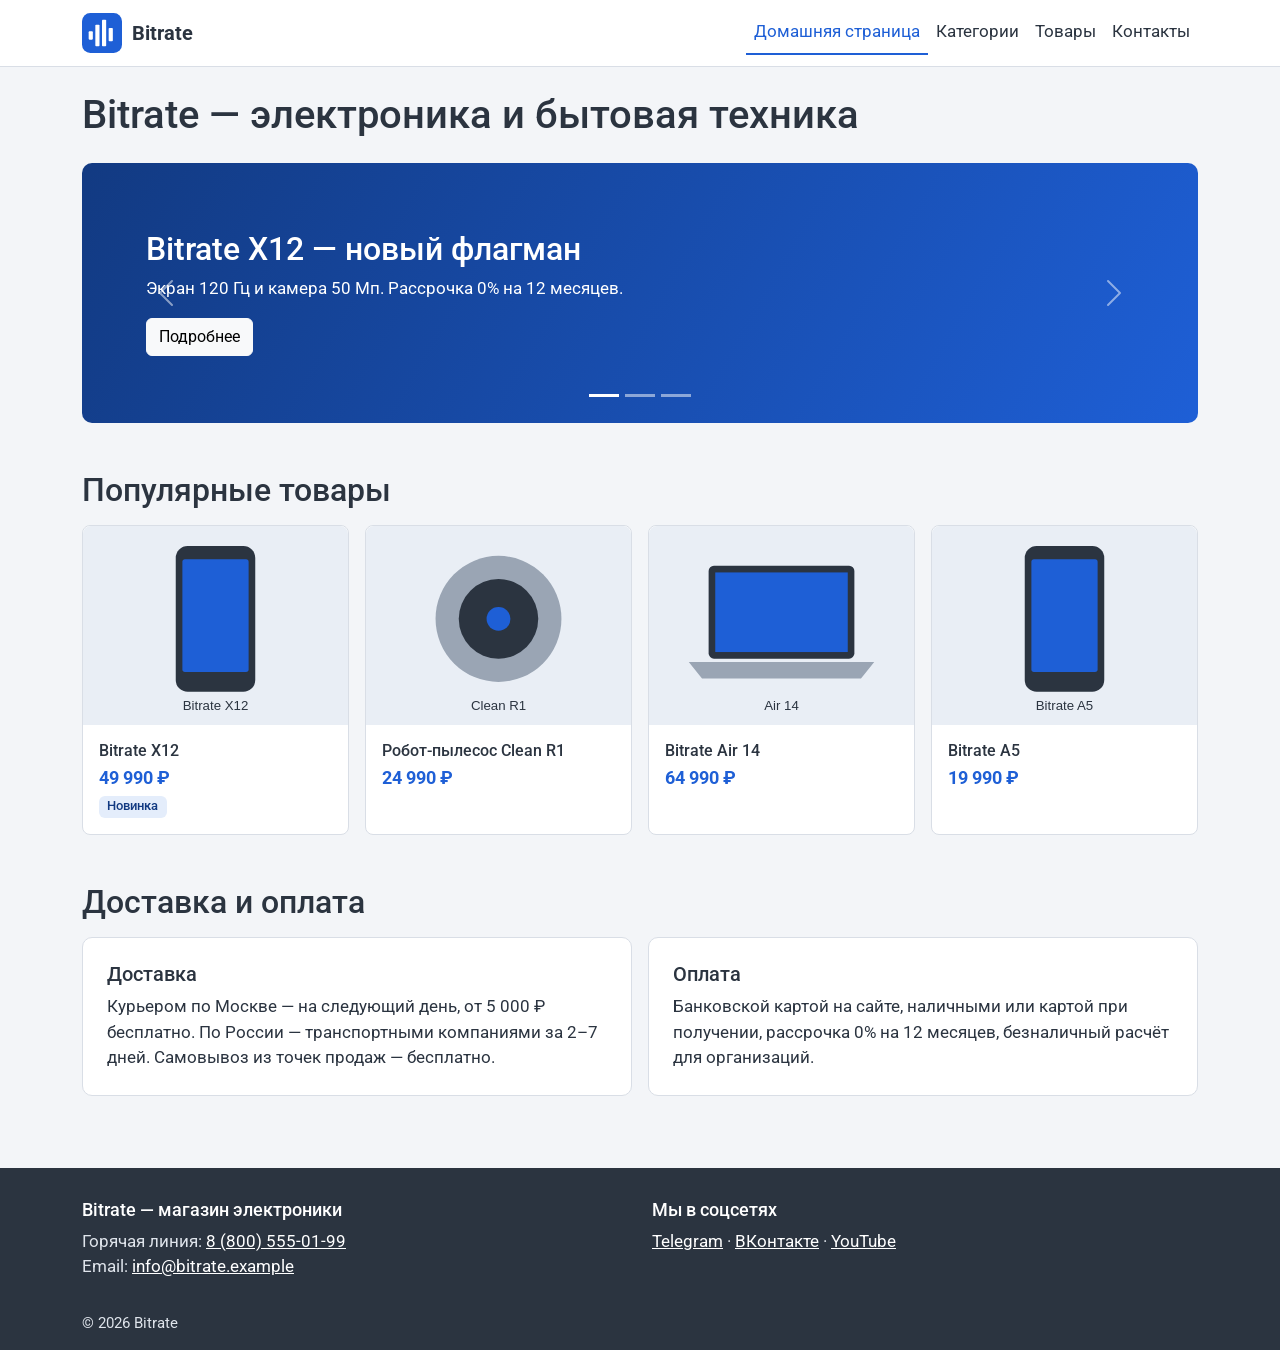
<file: index.html>
<!doctype html>
<html lang="ru">
  <head>
    <meta charset="utf-8" />
    <meta name="viewport" content="width=device-width, initial-scale=1" />
    <title>Bitrate — магазин электроники и бытовой техники</title>
    <link href="https://cdn.jsdelivr.net/npm/bootstrap@5.3.3/dist/css/bootstrap.min.css" rel="stylesheet" />
    <link href="https://fonts.googleapis.com/css2?family=Roboto:wght@400;500;700&display=swap" rel="stylesheet" />
    <link rel="stylesheet" href="bitrate.css" />
  </head>
  <body>
    <header>
      <!-- логотип, название и меню -->
      <nav class="navbar navbar-expand-md site-nav">
        <div class="container">
          <a class="navbar-brand" href="index.html"><img src="img/logo.svg" alt="" />Bitrate</a>
          <button class="navbar-toggler" type="button" data-bs-toggle="collapse" data-bs-target="#menu" aria-controls="menu" aria-expanded="false" aria-label="Открыть меню"><span class="navbar-toggler-icon"></span></button>
          <div class="collapse navbar-collapse" id="menu">
            <ul class="navbar-nav ms-auto">
              <li class="nav-item"><a class="nav-link active" aria-current="page" href="index.html">Домашняя страница</a></li>
              <li class="nav-item"><a class="nav-link" href="categories.html">Категории</a></li>
              <li class="nav-item"><a class="nav-link" href="product.html">Товары</a></li>
              <li class="nav-item"><a class="nav-link" href="contacts.html">Контакты</a></li>
            </ul>
          </div>
        </div>
      </nav>
    </header>
    <main class="container py-4">
      <h1 class="mb-4">Bitrate — электроника и бытовая техника</h1>
      <!-- карусель баннеров -->
      <div id="banners" class="carousel slide mb-5" data-bs-ride="carousel" aria-label="Акции и предложения">
        <div class="carousel-indicators">
          <button type="button" data-bs-target="#banners" data-bs-slide-to="0" class="active" aria-current="true" aria-label="Слайд 1"></button>
          <button type="button" data-bs-target="#banners" data-bs-slide-to="1" aria-label="Слайд 2"></button>
          <button type="button" data-bs-target="#banners" data-bs-slide-to="2" aria-label="Слайд 3"></button>
        </div>
        <div class="carousel-inner">
          <div class="carousel-item active"><div class="banner banner-1"><div><h2>Bitrate X12 — новый флагман</h2><p>Экран 120 Гц и камера 50 Мп. Рассрочка 0% на 12 месяцев.</p><a class="btn btn-light" href="product.html?id=1">Подробнее</a></div></div></div>
          <div class="carousel-item"><div class="banner banner-2"><div><h2>Скидки на ноутбуки до 15%</h2><p>Для работы, учёбы и игр. Акция до конца месяца.</p><a class="btn btn-light" href="categories.html?cat=laptops">Смотреть ноутбуки</a></div></div></div>
          <div class="carousel-item"><div class="banner banner-3"><div><h2>Умный дом со скидкой</h2><p>Роботы-пылесосы и бытовая техника — доставка бесплатно.</p><a class="btn btn-light" href="categories.html?cat=appliances">В каталог</a></div></div></div>
        </div>
        <button class="carousel-control-prev" type="button" data-bs-target="#banners" data-bs-slide="prev"><span class="carousel-control-prev-icon" aria-hidden="true"></span><span class="visually-hidden">Назад</span></button>
        <button class="carousel-control-next" type="button" data-bs-target="#banners" data-bs-slide="next"><span class="carousel-control-next-icon" aria-hidden="true"></span><span class="visually-hidden">Вперёд</span></button>
      </div>

      <!-- популярные товары -->
      <h2 class="mb-3">Популярные товары</h2>
      <div class="row g-3 mb-5" id="popular"></div>

      <!-- доставка и оплата -->
      <h2 class="mb-3">Доставка и оплата</h2>
      <div class="row g-3">
        <div class="col-md-6"><div class="panel h-100"><h3 class="h5">Доставка</h3><p class="mb-0">Курьером по Москве — на следующий день, от 5 000 ₽ бесплатно. По России — транспортными компаниями за 2–7 дней. Самовывоз из точек продаж — бесплатно.</p></div></div>
        <div class="col-md-6"><div class="panel h-100"><h3 class="h5">Оплата</h3><p class="mb-0">Банковской картой на сайте, наличными или картой при получении, рассрочка 0% на 12 месяцев, безналичный расчёт для организаций.</p></div></div>
      </div>
    </main>
    <footer class="site-footer">
      <!-- контактная информация и соцсети -->
      <div class="container">
        <div class="row g-4">
          <div class="col-md-6"><h3>Bitrate — магазин электроники</h3><p>Горячая линия: <a href="tel:+78005550199">8 (800) 555-01-99</a><br />Email: <a href="mailto:info@bitrate.example">info@bitrate.example</a></p></div>
          <div class="col-md-6"><h3>Мы в соцсетях</h3><p><a href="https://t.me/" rel="noopener">Telegram</a> · <a href="https://vk.com/" rel="noopener">ВКонтакте</a> · <a href="https://youtube.com/" rel="noopener">YouTube</a></p></div>
        </div>
        <p class="small mt-3 mb-0">&copy; 2026 Bitrate</p>
      </div>
    </footer>
    <script src="https://cdn.jsdelivr.net/npm/bootstrap@5.3.3/dist/js/bootstrap.bundle.min.js"></script>
    <script src="script.js"></script>
  </body>
</html>
</file>
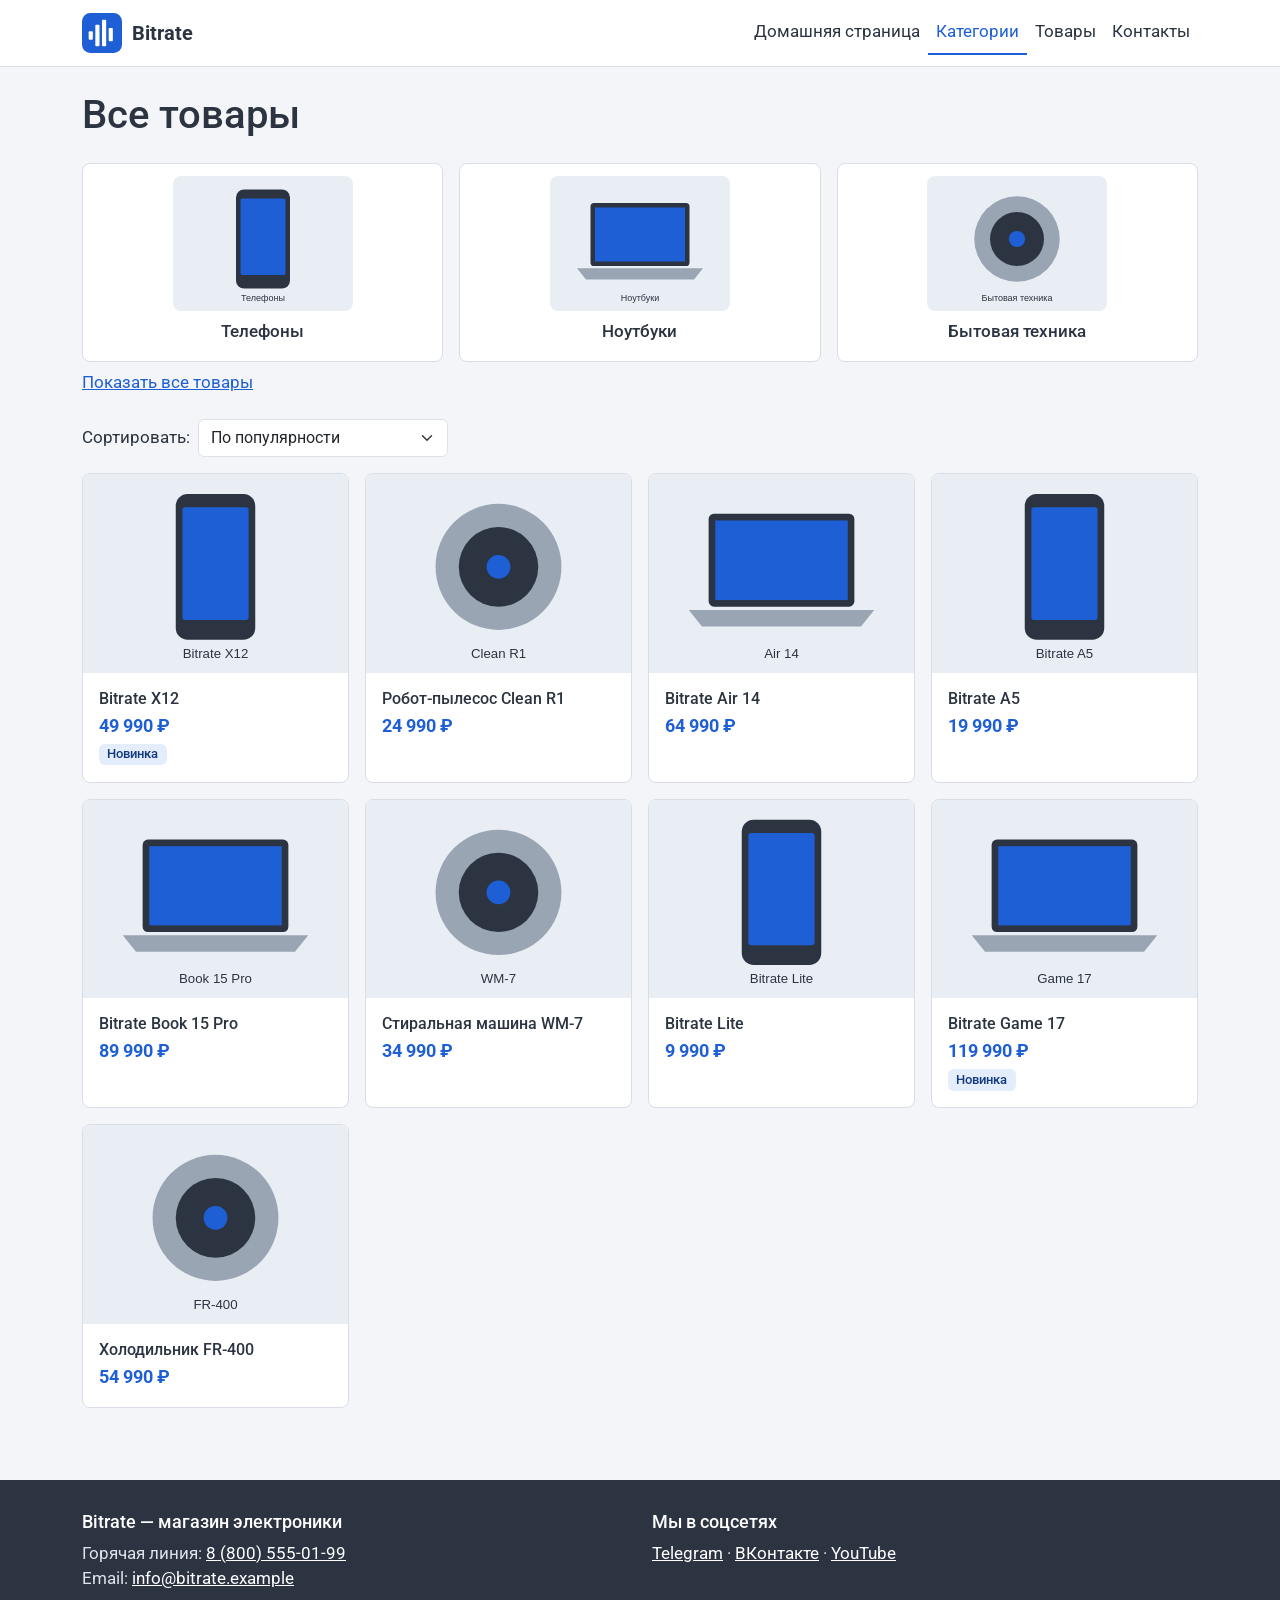
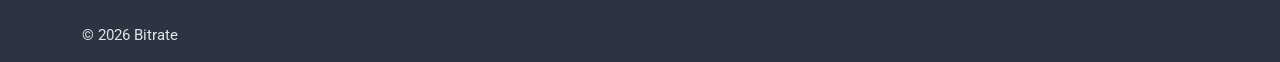
<file: categories.html>
<!doctype html>
<html lang="ru">
  <head>
    <meta charset="utf-8" />
    <meta name="viewport" content="width=device-width, initial-scale=1" />
    <title>Категории товаров — Bitrate</title>
    <link href="https://cdn.jsdelivr.net/npm/bootstrap@5.3.3/dist/css/bootstrap.min.css" rel="stylesheet" />
    <link href="https://fonts.googleapis.com/css2?family=Roboto:wght@400;500;700&display=swap" rel="stylesheet" />
    <link rel="stylesheet" href="bitrate.css" />
  </head>
  <body>
    <header>
      <!-- логотип, название и меню -->
      <nav class="navbar navbar-expand-md site-nav">
        <div class="container">
          <a class="navbar-brand" href="index.html"><img src="img/logo.svg" alt="" />Bitrate</a>
          <button class="navbar-toggler" type="button" data-bs-toggle="collapse" data-bs-target="#menu" aria-controls="menu" aria-expanded="false" aria-label="Открыть меню"><span class="navbar-toggler-icon"></span></button>
          <div class="collapse navbar-collapse" id="menu">
            <ul class="navbar-nav ms-auto">
              <li class="nav-item"><a class="nav-link" href="index.html">Домашняя страница</a></li>
              <li class="nav-item"><a class="nav-link active" aria-current="page" href="categories.html">Категории</a></li>
              <li class="nav-item"><a class="nav-link" href="product.html">Товары</a></li>
              <li class="nav-item"><a class="nav-link" href="contacts.html">Контакты</a></li>
            </ul>
          </div>
        </div>
      </nav>
    </header>
    <main class="container py-4">
      <!-- заголовок с названием категории -->
      <h1 id="cat-title" class="mb-4">Все товары</h1>
      <!-- список категорий с миниатюрами -->
      <div class="row g-3 mb-2" id="cat-list"></div>
      <p class="mb-4"><a href="categories.html" id="show-all">Показать все товары</a></p>
      <!-- сортировка -->
      <div class="d-flex align-items-center gap-2 mb-3">
        <label for="sort" class="mb-0">Сортировать:</label>
        <select id="sort" class="form-select w-auto">
          <option value="popularity">По популярности</option>
          <option value="price-asc">По цене: сначала дешёвые</option>
          <option value="price-desc">По цене: сначала дорогие</option>
          <option value="new">По новизне</option>
        </select>
      </div>
      <div class="row g-3" id="goods"></div>
    </main>
    <footer class="site-footer">
      <!-- контактная информация и соцсети -->
      <div class="container">
        <div class="row g-4">
          <div class="col-md-6"><h3>Bitrate — магазин электроники</h3><p>Горячая линия: <a href="tel:+78005550199">8 (800) 555-01-99</a><br />Email: <a href="mailto:info@bitrate.example">info@bitrate.example</a></p></div>
          <div class="col-md-6"><h3>Мы в соцсетях</h3><p><a href="https://t.me/" rel="noopener">Telegram</a> · <a href="https://vk.com/" rel="noopener">ВКонтакте</a> · <a href="https://youtube.com/" rel="noopener">YouTube</a></p></div>
        </div>
        <p class="small mt-3 mb-0">&copy; 2026 Bitrate</p>
      </div>
    </footer>
    <script src="https://cdn.jsdelivr.net/npm/bootstrap@5.3.3/dist/js/bootstrap.bundle.min.js"></script>
    <script src="script.js"></script>
  </body>
</html>
</file>
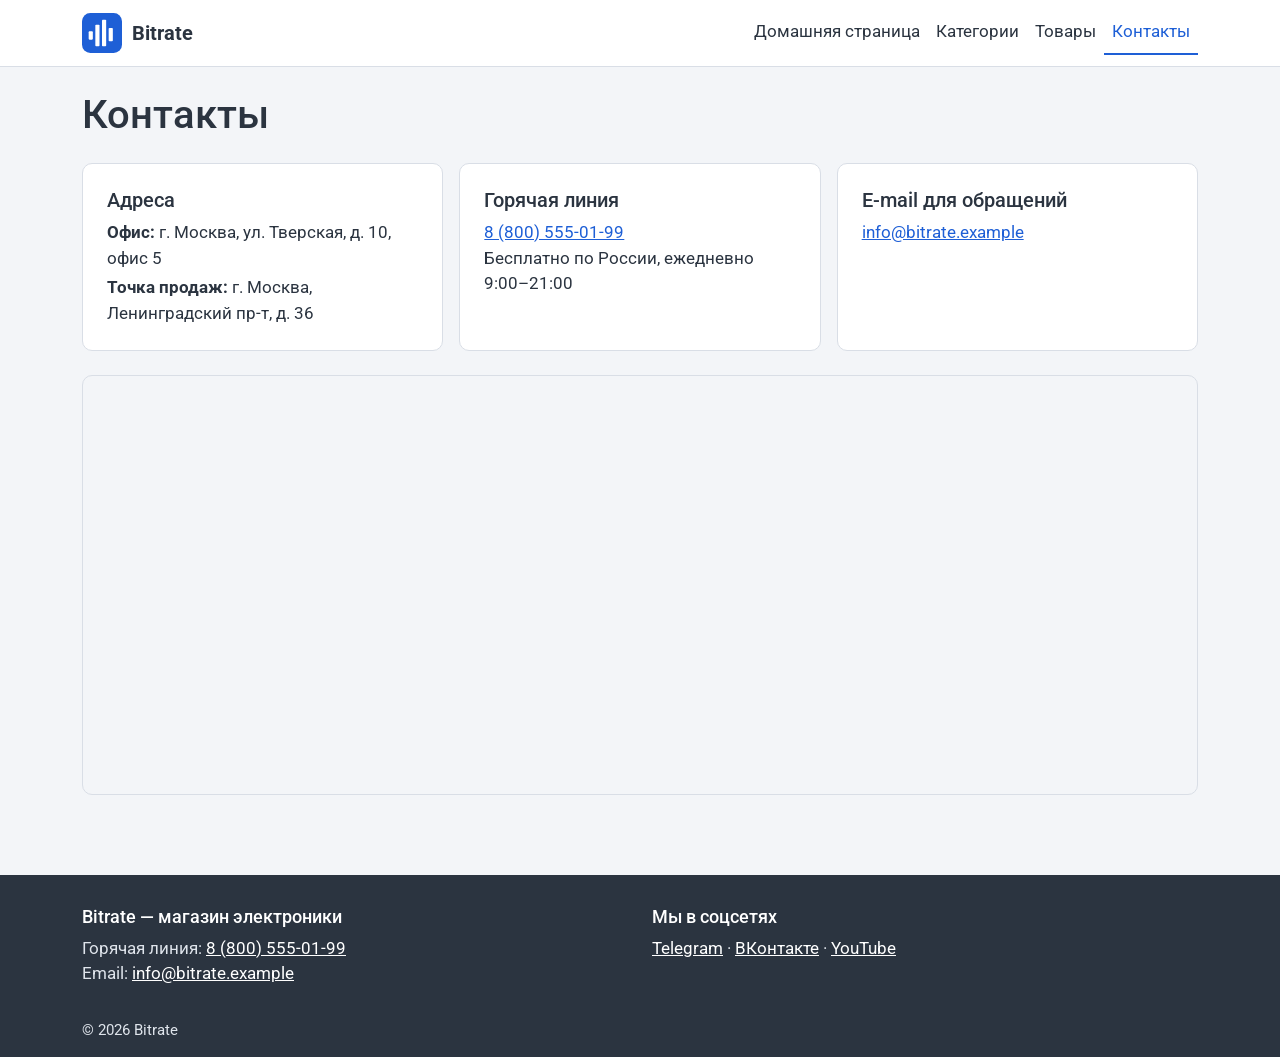
<file: contacts.html>
<!doctype html>
<html lang="ru">
  <head>
    <meta charset="utf-8" />
    <meta name="viewport" content="width=device-width, initial-scale=1" />
    <title>Контакты — Bitrate</title>
    <link href="https://cdn.jsdelivr.net/npm/bootstrap@5.3.3/dist/css/bootstrap.min.css" rel="stylesheet" />
    <link href="https://fonts.googleapis.com/css2?family=Roboto:wght@400;500;700&display=swap" rel="stylesheet" />
    <link rel="stylesheet" href="bitrate.css" />
  </head>
  <body>
    <header>
      <!-- логотип, название и меню -->
      <nav class="navbar navbar-expand-md site-nav">
        <div class="container">
          <a class="navbar-brand" href="index.html"><img src="img/logo.svg" alt="" />Bitrate</a>
          <button class="navbar-toggler" type="button" data-bs-toggle="collapse" data-bs-target="#menu" aria-controls="menu" aria-expanded="false" aria-label="Открыть меню"><span class="navbar-toggler-icon"></span></button>
          <div class="collapse navbar-collapse" id="menu">
            <ul class="navbar-nav ms-auto">
              <li class="nav-item"><a class="nav-link" href="index.html">Домашняя страница</a></li>
              <li class="nav-item"><a class="nav-link" href="categories.html">Категории</a></li>
              <li class="nav-item"><a class="nav-link" href="product.html">Товары</a></li>
              <li class="nav-item"><a class="nav-link active" aria-current="page" href="contacts.html">Контакты</a></li>
            </ul>
          </div>
        </div>
      </nav>
    </header>
    <main class="container py-4">
      <h1 class="mb-4">Контакты</h1>
      <div class="row g-3 mb-4">
        <!-- адрес офиса и точки продаж -->
        <div class="col-md-4"><div class="panel h-100"><h2 class="h5">Адреса</h2><p class="mb-1"><strong>Офис:</strong> г. Москва, ул. Тверская, д. 10, офис 5</p><p class="mb-0"><strong>Точка продаж:</strong> г. Москва, Ленинградский пр-т, д. 36</p></div></div>
        <!-- телефон горячей линии -->
        <div class="col-md-4"><div class="panel h-100"><h2 class="h5">Горячая линия</h2><p class="mb-0"><a href="tel:+78005550199">8 (800) 555-01-99</a><br />Бесплатно по России, ежедневно 9:00–21:00</p></div></div>
        <!-- E-mail -->
        <div class="col-md-4"><div class="panel h-100"><h2 class="h5">E-mail для обращений</h2><p class="mb-0"><a href="mailto:info@bitrate.example">info@bitrate.example</a></p></div></div>
      </div>
      <!-- интерактивная карта (OpenStreetMap) -->
      <iframe class="map-frame" title="Карта расположения офиса" loading="lazy"
        src="https://www.openstreetmap.org/export/embed.html?bbox=37.600%2C55.755%2C37.640%2C55.775&amp;layer=mapnik&amp;marker=55.7655%2C37.6050"></iframe>
    </main>
    <footer class="site-footer">
      <!-- контактная информация и соцсети -->
      <div class="container">
        <div class="row g-4">
          <div class="col-md-6"><h3>Bitrate — магазин электроники</h3><p>Горячая линия: <a href="tel:+78005550199">8 (800) 555-01-99</a><br />Email: <a href="mailto:info@bitrate.example">info@bitrate.example</a></p></div>
          <div class="col-md-6"><h3>Мы в соцсетях</h3><p><a href="https://t.me/" rel="noopener">Telegram</a> · <a href="https://vk.com/" rel="noopener">ВКонтакте</a> · <a href="https://youtube.com/" rel="noopener">YouTube</a></p></div>
        </div>
        <p class="small mt-3 mb-0">&copy; 2026 Bitrate</p>
      </div>
    </footer>
    <script src="https://cdn.jsdelivr.net/npm/bootstrap@5.3.3/dist/js/bootstrap.bundle.min.js"></script>
    <script src="script.js"></script>
  </body>
</html>
</file>
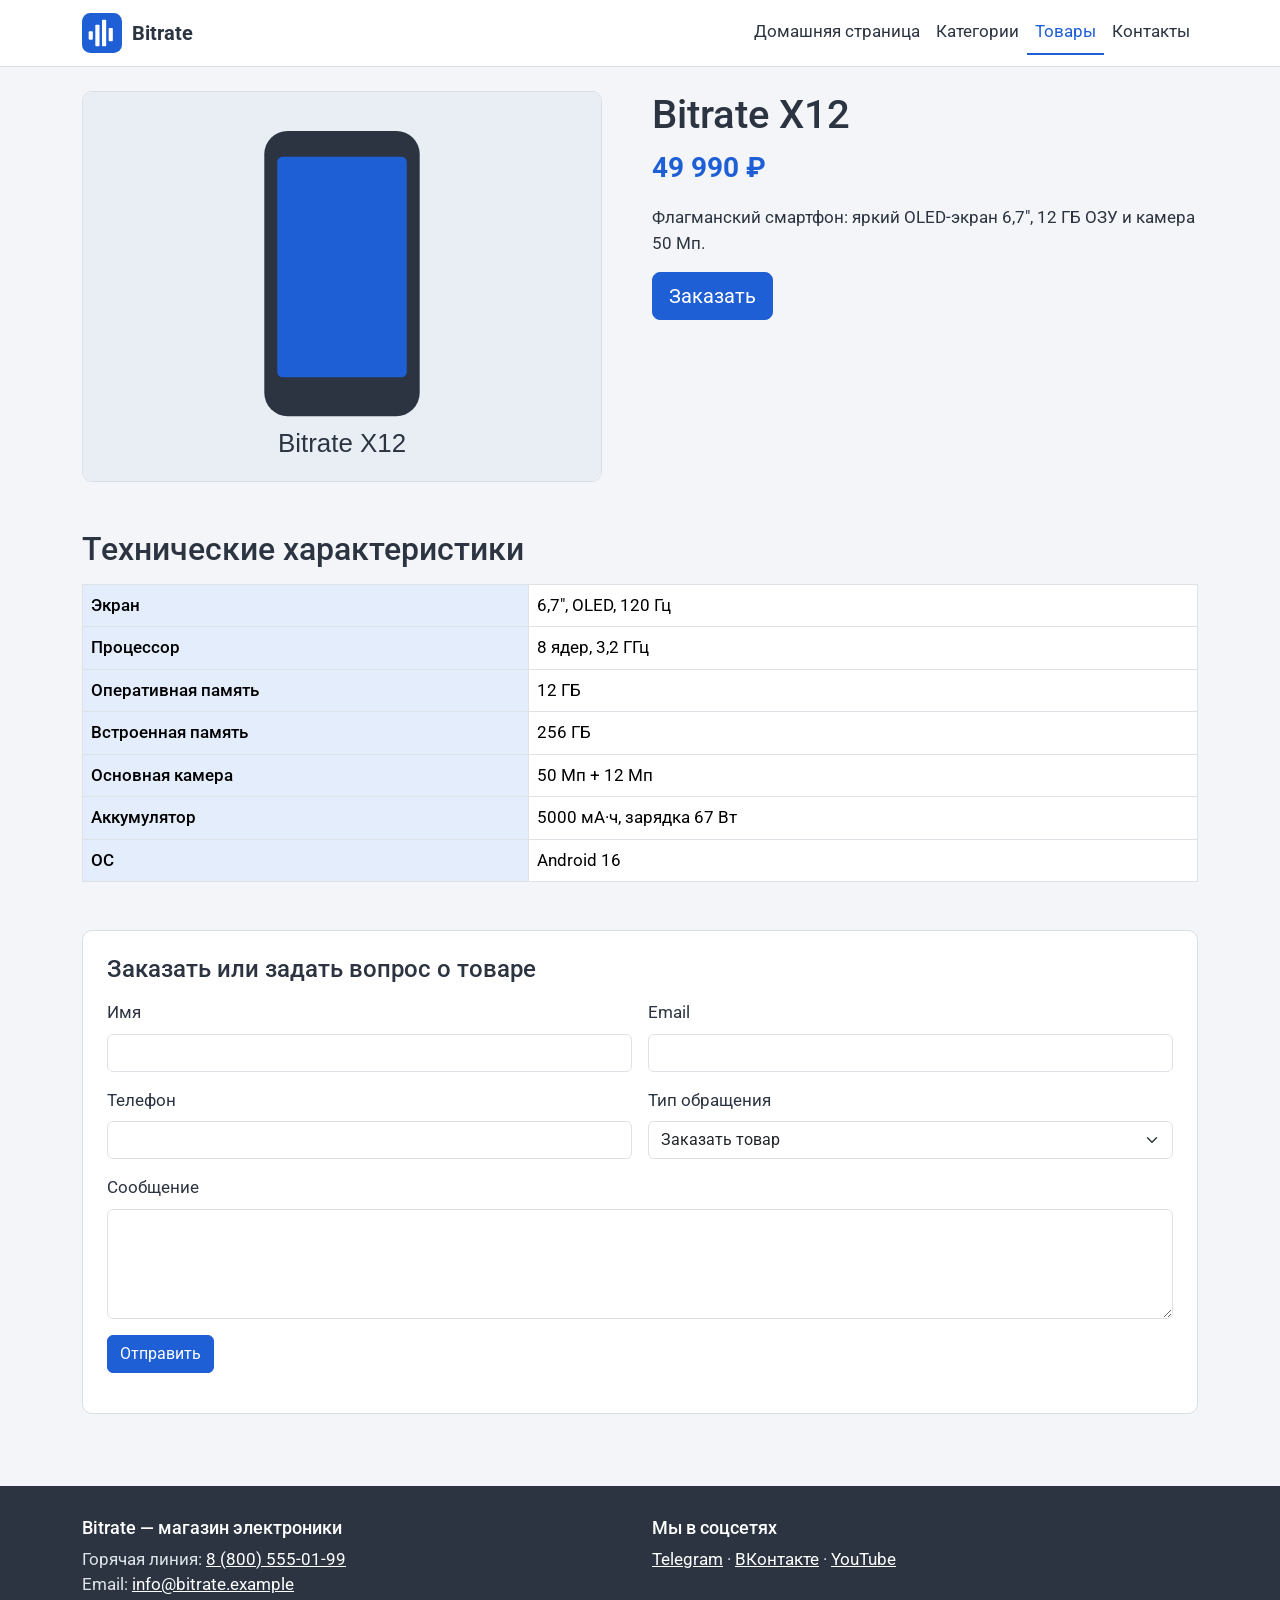
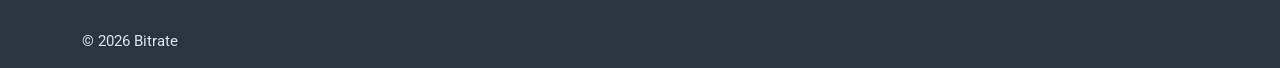
<file: product.html>
<!doctype html>
<html lang="ru">
  <head>
    <meta charset="utf-8" />
    <meta name="viewport" content="width=device-width, initial-scale=1" />
    <title>Карточка товара — Bitrate</title>
    <link href="https://cdn.jsdelivr.net/npm/bootstrap@5.3.3/dist/css/bootstrap.min.css" rel="stylesheet" />
    <link href="https://fonts.googleapis.com/css2?family=Roboto:wght@400;500;700&display=swap" rel="stylesheet" />
    <link rel="stylesheet" href="bitrate.css" />
  </head>
  <body>
    <header>
      <!-- логотип, название и меню -->
      <nav class="navbar navbar-expand-md site-nav">
        <div class="container">
          <a class="navbar-brand" href="index.html"><img src="img/logo.svg" alt="" />Bitrate</a>
          <button class="navbar-toggler" type="button" data-bs-toggle="collapse" data-bs-target="#menu" aria-controls="menu" aria-expanded="false" aria-label="Открыть меню"><span class="navbar-toggler-icon"></span></button>
          <div class="collapse navbar-collapse" id="menu">
            <ul class="navbar-nav ms-auto">
              <li class="nav-item"><a class="nav-link" href="index.html">Домашняя страница</a></li>
              <li class="nav-item"><a class="nav-link" href="categories.html">Категории</a></li>
              <li class="nav-item"><a class="nav-link active" aria-current="page" href="product.html">Товары</a></li>
              <li class="nav-item"><a class="nav-link" href="contacts.html">Контакты</a></li>
            </ul>
          </div>
        </div>
      </nav>
    </header>
    <main class="container py-4">
      <div class="row g-4">
        <div class="col-md-6">
          <!-- изображение товара -->
          <img id="p-img" class="product-img" src="img/p1.svg" alt="Товар" />
        </div>
        <div class="col-md-6">
          <!-- название, цена, краткое описание -->
          <h1 id="p-name">Товар</h1>
          <p class="price fs-3" id="p-price"></p>
          <p id="p-short"></p>
          <a class="btn btn-primary btn-lg" href="#order">Заказать</a>
        </div>
      </div>
      <!-- таблица технических характеристик -->
      <h2 class="mt-5 mb-3">Технические характеристики</h2>
      <table class="table table-bordered bg-white spec-table"><tbody id="p-specs"></tbody></table>

      <!-- форма обратной связи -->
      <section id="order" class="panel mt-5">
        <h2 class="h4 mb-3">Заказать или задать вопрос о товаре</h2>
        <form id="feedback" class="row g-3">
          <input type="hidden" id="f-product" name="product" />
          <div class="col-md-6"><label class="form-label" for="f-name">Имя</label><input class="form-control" id="f-name" name="name" required /></div>
          <div class="col-md-6"><label class="form-label" for="f-email">Email</label><input class="form-control" id="f-email" type="email" name="email" required /></div>
          <div class="col-md-6"><label class="form-label" for="f-phone">Телефон</label><input class="form-control" id="f-phone" type="tel" name="phone" /></div>
          <div class="col-md-6"><label class="form-label" for="f-type">Тип обращения</label><select class="form-select" id="f-type" name="type"><option>Заказать товар</option><option>Вопрос о товаре</option></select></div>
          <div class="col-12"><label class="form-label" for="f-msg">Сообщение</label><textarea class="form-control" id="f-msg" name="message" rows="4"></textarea></div>
          <div class="col-12"><button class="btn btn-primary" type="submit">Отправить</button></div>
          <p class="text-primary mb-0" id="form-msg" role="status"></p>
        </form>
      </section>
    </main>
    <footer class="site-footer">
      <!-- контактная информация и соцсети -->
      <div class="container">
        <div class="row g-4">
          <div class="col-md-6"><h3>Bitrate — магазин электроники</h3><p>Горячая линия: <a href="tel:+78005550199">8 (800) 555-01-99</a><br />Email: <a href="mailto:info@bitrate.example">info@bitrate.example</a></p></div>
          <div class="col-md-6"><h3>Мы в соцсетях</h3><p><a href="https://t.me/" rel="noopener">Telegram</a> · <a href="https://vk.com/" rel="noopener">ВКонтакте</a> · <a href="https://youtube.com/" rel="noopener">YouTube</a></p></div>
        </div>
        <p class="small mt-3 mb-0">&copy; 2026 Bitrate</p>
      </div>
    </footer>
    <script src="https://cdn.jsdelivr.net/npm/bootstrap@5.3.3/dist/js/bootstrap.bundle.min.js"></script>
    <script src="script.js"></script>
  </body>
</html>
</file>
<file: bitrate.css>
:root {
  --blue: #1e5fd6; --blue-dark: #123a82; --blue-soft: #e4edfb;
  --gray: #2b3440; --gray-mid: #6b7686; --gray-light: #f3f5f8; --gray-line: #d9dee6;
}
body { font-family: 'Roboto', 'Open Sans', Arial, sans-serif; background: var(--gray-light); color: var(--gray); font-size: 17px; }
h1, h2, h3, h4 { font-weight: 500; }
a { color: var(--blue); }
a:hover { color: var(--blue-dark); }
:focus-visible { outline: 3px solid var(--blue); outline-offset: 2px; }
main, header, footer { text-align: left; }

/* шапка */
.site-nav { background: #fff; border-bottom: 1px solid var(--gray-line); }
.site-nav .navbar-brand { font-weight: 700; color: var(--gray); display: flex; align-items: center; gap: 10px; }
.site-nav .navbar-brand img { width: 40px; height: 40px; }
.site-nav .nav-link { color: var(--gray); }
.site-nav .nav-link:hover, .site-nav .nav-link.active { color: var(--blue); }
.site-nav .nav-link.active { border-bottom: 2px solid var(--blue); }

/* баннеры */
.banner { min-height: 260px; display: flex; align-items: center; padding: 32px 64px; color: #fff; }
.banner h2 { font-size: 2rem; }
.banner-1 { background: linear-gradient(120deg, var(--blue-dark), var(--blue)); }
.banner-2 { background: linear-gradient(120deg, #3a4656, #6b7686); }
.banner-3 { background: linear-gradient(120deg, #1e5fd6, #5b8def); }
.carousel { border-radius: 10px; overflow: hidden; }

/* карточки */
.product-card, .cat-card { background: #fff; border: 1px solid var(--gray-line); border-radius: 8px; height: 100%; text-decoration: none; color: var(--gray); display: block; }
.product-card:hover, .cat-card:hover, .cat-card.current { border-color: var(--blue); color: var(--gray); }
.product-card img, .cat-card img { width: 100%; border-radius: 8px 8px 0 0; display: block; }
.cat-card img { max-width: 180px; margin: 12px auto 0; border-radius: 8px; }
.price { color: var(--blue); font-weight: 700; font-size: 1.15rem; }
.badge-new { background: var(--blue-soft); color: var(--blue-dark); font-weight: 500; }

/* страница товара */
.product-img { width: 100%; max-width: 520px; border: 1px solid var(--gray-line); border-radius: 10px; background: #fff; }
.spec-table th { width: 40%; background: var(--blue-soft); font-weight: 500; }
.panel { background: #fff; border: 1px solid var(--gray-line); border-radius: 10px; padding: 24px; }
.map-frame { width: 100%; height: 420px; border: 1px solid var(--gray-line); border-radius: 10px; }
.btn-primary { background: var(--blue); border-color: var(--blue); }
.btn-primary:hover { background: var(--blue-dark); border-color: var(--blue-dark); }

/* подвал */
.site-footer { background: var(--gray); color: #dfe4eb; margin-top: 48px; padding: 32px 0 16px; }
.site-footer a { color: #fff; }
.site-footer h3 { color: #fff; font-size: 1.1rem; }
</file>
